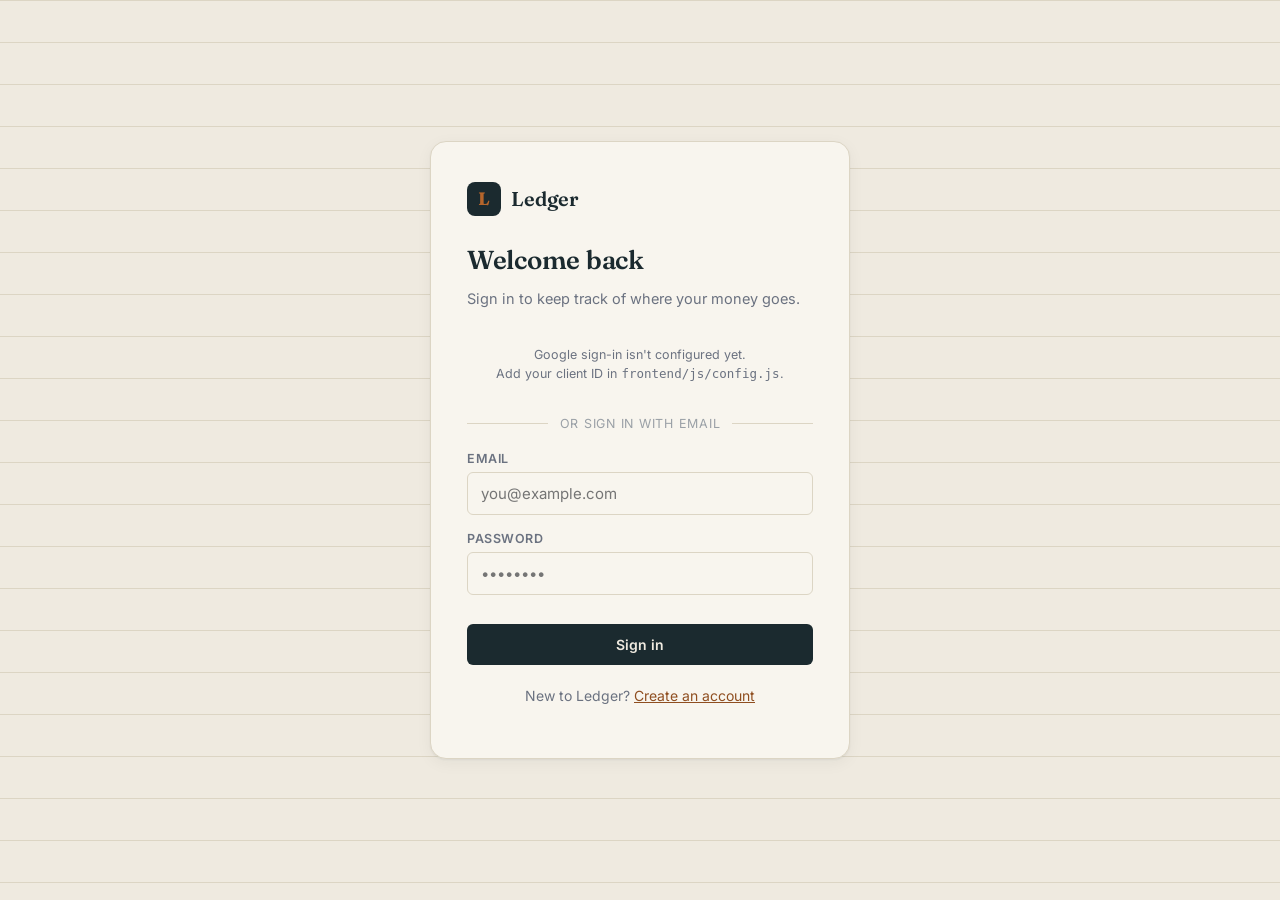
<file: frontend/index.html>
<!DOCTYPE html>
<html lang="en">
<head>
<meta charset="UTF-8" />
<meta name="viewport" content="width=device-width, initial-scale=1.0" />
<title>Ledger — Expense Tracker</title>
<script>document.documentElement.setAttribute("data-theme", localStorage.getItem("ledger_theme") || "light");</script>
<link rel="stylesheet" href="css/style.css" />
<script src="js/vendor/chart.umd.min.js"></script>
</head>
<body>

<div class="mobile-topbar">
  <button id="mobile-menu-btn" aria-label="Open menu">☰</button>
  <div class="name" style="font-family:var(--font-display);font-size:17px;">Ledger</div>
  <div style="width:22px;"></div>
</div>

<div class="app-shell">
  <aside class="sidebar" id="sidebar">
    <div class="brand">
      <div class="mark">L</div>
      <div class="name">Ledger</div>
    </div>

    <nav>
      <button class="nav-item active" data-view="dashboard">
        <svg viewBox="0 0 24 24" fill="none" stroke="currentColor" stroke-width="1.8"><rect x="3" y="3" width="7" height="9" rx="1.5"/><rect x="14" y="3" width="7" height="5" rx="1.5"/><rect x="14" y="12" width="7" height="9" rx="1.5"/><rect x="3" y="16" width="7" height="5" rx="1.5"/></svg>
        Dashboard
      </button>
      <button class="nav-item" data-view="expenses">
        <svg viewBox="0 0 24 24" fill="none" stroke="currentColor" stroke-width="1.8"><path d="M4 6h16M4 12h16M4 18h10"/></svg>
        Expenses
      </button>
      <button class="nav-item" data-view="categories">
        <svg viewBox="0 0 24 24" fill="none" stroke="currentColor" stroke-width="1.8"><path d="M20.6 12.6 12 21.2a2 2 0 0 1-2.8 0l-7.4-7.4a2 2 0 0 1 0-2.8L10.4 2.4A2 2 0 0 1 12 2h6.6A2.4 2.4 0 0 1 21 4.4V11a2 2 0 0 1-.4 1.6Z"/><circle cx="15" cy="8" r="1.5"/></svg>
        Categories
      </button>
      <button class="nav-item" data-view="budgets">
        <svg viewBox="0 0 24 24" fill="none" stroke="currentColor" stroke-width="1.8"><path d="M12 2v20M17 5.5a5 5 0 0 0-5-1.5c-2.8 0-5 1.6-5 4s2.2 3.6 5 4 5 1.6 5 4-2.2 4-5 4a5 5 0 0 1-5-1.5"/></svg>
        Budgets
      </button>
      <button class="nav-item" data-view="settings">
        <svg viewBox="0 0 24 24" fill="none" stroke="currentColor" stroke-width="1.8"><circle cx="12" cy="12" r="3"/><path d="M19.4 15a1.65 1.65 0 0 0 .33 1.82l.06.06a2 2 0 1 1-2.83 2.83l-.06-.06a1.65 1.65 0 0 0-1.82-.33 1.65 1.65 0 0 0-1 1.51V21a2 2 0 0 1-4 0v-.09A1.65 1.65 0 0 0 9 19.4a1.65 1.65 0 0 0-1.82.33l-.06.06a2 2 0 1 1-2.83-2.83l.06-.06A1.65 1.65 0 0 0 4.68 15 1.65 1.65 0 0 0 3.17 14H3a2 2 0 0 1 0-4h.09A1.65 1.65 0 0 0 4.6 9a1.65 1.65 0 0 0-.33-1.82l-.06-.06a2 2 0 1 1 2.83-2.83l.06.06A1.65 1.65 0 0 0 9 4.6a1.65 1.65 0 0 0 1-1.51V3a2 2 0 0 1 4 0v.09a1.65 1.65 0 0 0 1 1.51 1.65 1.65 0 0 0 1.82-.33l.06-.06a2 2 0 1 1 2.83 2.83l-.06.06A1.65 1.65 0 0 0 19.4 9c.14.5.5.9.99 1.09.28.1.58.15.88.15H21a2 2 0 0 1 0 4h-.09c-.3 0-.6.05-.88.15-.49.19-.85.59-1 .09Z"/></svg>
        Settings
      </button>
    </nav>

    <div class="sidebar-foot">
      <div class="user-chip">
        <img id="user-avatar-img" class="hidden" alt="" />
        <div id="user-avatar-fallback" class="avatar-fallback">?</div>
        <div class="who">
          <div class="name" id="user-name">—</div>
          <div class="email" id="user-email">—</div>
        </div>
      </div>
      <button class="logout-link" id="logout-btn">Sign out</button>
    </div>
  </aside>

  <main class="main">

    <!-- ============ DASHBOARD VIEW ============ -->
    <section class="view active" id="view-dashboard">
      <div class="page-head">
        <div>
          <h1>Good to see you, <span id="greeting-name">there</span></h1>
          <div class="sub" id="dashboard-date"></div>
        </div>
        <div style="display:flex; gap:10px;">
          <button class="btn btn-ghost" id="open-scan-dash">📷 Scan receipt</button>
          <button class="btn btn-copper" id="open-add-expense-dash">+ Add expense</button>
        </div>
      </div>

      <div class="stat-grid">
        <div class="card stat-card">
          <div class="eyebrow">Today</div>
          <div class="value" id="stat-today">—</div>
        </div>
        <div class="card stat-card">
          <div class="eyebrow">This week</div>
          <div class="value" id="stat-week">—</div>
        </div>
        <div class="card stat-card">
          <div class="eyebrow">This month</div>
          <div class="value" id="stat-month">—</div>
          <div class="delta" id="stat-month-delta"></div>
        </div>
        <div class="card stat-card">
          <div class="eyebrow">Monthly budget left</div>
          <div class="value" id="stat-budget">—</div>
        </div>
      </div>

      <div class="charts-row">
        <div class="card chart-card">
          <h3>Spending trend</h3>
          <div class="sub">Last 6 months</div>
          <canvas id="chart-monthly" height="230"></canvas>
        </div>
        <div class="card chart-card">
          <h3>This month by category</h3>
          <div class="sub" id="donut-sub"></div>
          <canvas id="chart-category" height="230"></canvas>
        </div>
      </div>

      <div class="ledger">
        <div class="ledger-toolbar">
          <strong style="font-size:14.5px;">Recent expenses</strong>
          <div class="spacer"></div>
          <button class="btn btn-ghost btn-sm" data-goto="expenses">View all</button>
        </div>
        <div class="table-scroll">
          <table class="ledger-table">
            <thead>
              <tr><th>Date</th><th>Description</th><th>Category</th><th style="text-align:right;">Amount</th></tr>
            </thead>
            <tbody id="recent-expenses-body"></tbody>
          </table>
        </div>
        <div id="recent-empty" class="empty-state hidden">
          <div class="glyph">🧾</div>
          <h3>No expenses yet</h3>
          <p>Add your first expense to see it here.</p>
        </div>
      </div>
    </section>

    <!-- ============ EXPENSES VIEW ============ -->
    <section class="view" id="view-expenses">
      <div class="page-head">
        <div>
          <h1>Expenses</h1>
          <div class="sub">Every entry, filterable and sortable.</div>
        </div>
        <div style="display:flex; gap:10px;">
          <select id="export-format" title="Export format">
            <option value="csv">CSV</option>
            <option value="pdf">PDF</option>
          </select>
          <button class="btn btn-ghost" id="export-csv-btn">Export</button>
          <button class="btn btn-ghost" id="open-scan-list">📷 Scan receipt</button>
          <button class="btn btn-copper" id="open-add-expense-list">+ Add expense</button>
        </div>
      </div>

      <div class="ledger">
        <div class="ledger-toolbar">
          <input type="text" class="search" id="filter-search" placeholder="Search description or notes…" />
          <select id="filter-category"><option value="">All categories</option></select>
          <input type="date" id="filter-from" title="From" />
          <input type="date" id="filter-to" title="To" />
          <select id="filter-sort">
            <option value="date-desc">Newest first</option>
            <option value="date-asc">Oldest first</option>
            <option value="amount-desc">Highest amount</option>
            <option value="amount-asc">Lowest amount</option>
          </select>
        </div>
        <div class="table-scroll">
          <table class="ledger-table">
            <thead>
              <tr><th>Date</th><th>Description</th><th>Category</th><th>Payment</th><th style="text-align:right;">Amount</th><th></th></tr>
            </thead>
            <tbody id="expenses-body"></tbody>
          </table>
        </div>
        <div id="expenses-empty" class="empty-state hidden">
          <div class="glyph">🧾</div>
          <h3>No matching expenses</h3>
          <p>Try adjusting your filters, or add a new expense.</p>
        </div>
        <div class="pagination">
          <span id="pagination-info">—</span>
          <div class="controls">
            <button class="btn btn-ghost btn-sm" id="prev-page">Previous</button>
            <button class="btn btn-ghost btn-sm" id="next-page">Next</button>
          </div>
        </div>
      </div>
    </section>

    <!-- ============ CATEGORIES VIEW ============ -->
    <section class="view" id="view-categories">
      <div class="page-head">
        <div>
          <h1>Categories</h1>
          <div class="sub">Organize spending into groups that make sense to you.</div>
        </div>
        <button class="btn btn-copper" id="open-add-category">+ New category</button>
      </div>
      <div class="category-grid" id="category-grid"></div>
    </section>

    <!-- ============ BUDGETS VIEW ============ -->
    <section class="view" id="view-budgets">
      <div class="page-head">
        <div>
          <h1>Budgets</h1>
          <div class="sub">Set a monthly limit per category and watch your progress.</div>
        </div>
        <button class="btn btn-copper" id="open-add-budget">+ Set budget</button>
      </div>
      <div class="card" style="padding:20px 24px;">
        <div id="budgets-list"></div>
        <div id="budgets-empty" class="empty-state hidden">
          <div class="glyph">🎯</div>
          <h3>No budgets set</h3>
          <p>Set a monthly limit for a category to start tracking progress.</p>
        </div>
      </div>
    </section>

    <!-- ============ SETTINGS VIEW ============ -->
    <section class="view" id="view-settings">
      <div class="page-head">
        <div>
          <h1>Settings</h1>
          <div class="sub">Your profile and preferences.</div>
        </div>
      </div>

      <div class="settings-grid">
        <div class="card settings-card">
          <h3>Profile</h3>
          <form id="profile-form">
            <div class="field">
              <label for="settings-name">Full name</label>
              <input id="settings-name" type="text" />
            </div>
            <div class="field">
              <label for="settings-email">Email</label>
              <input id="settings-email" type="email" disabled />
            </div>
            <div class="field-row">
              <div class="field">
                <label for="settings-currency">Currency</label>
                <select id="settings-currency">
                  <option value="EUR">EUR (€)</option>
                  <option value="USD">USD ($)</option>
                  <option value="GBP">GBP (£)</option>
                  <option value="BDT">BDT (৳)</option>
                  <option value="INR">INR (₹)</option>
                  <option value="JPY">JPY (¥)</option>
                </select>
              </div>
              <div class="field">
                <label for="settings-budget">Monthly budget</label>
                <input id="settings-budget" type="number" min="0" step="0.01" placeholder="0.00" />
              </div>
            </div>
            <button type="submit" class="btn btn-primary">Save changes</button>
          </form>
        </div>

        <div class="card settings-card">
          <h3>Password</h3>
          <p class="sub" style="margin-bottom:14px;" id="password-hint">Change the password used to sign in.</p>
          <form id="password-form">
            <div class="field">
              <label for="current-password">Current password</label>
              <input id="current-password" type="password" autocomplete="current-password" />
            </div>
            <div class="field">
              <label for="new-password">New password</label>
              <input id="new-password" type="password" autocomplete="new-password" />
            </div>
            <div class="error-text" id="password-error"></div>
            <button type="submit" class="btn btn-ghost">Update password</button>
          </form>
        </div>

        <div class="card settings-card">
          <h3>Appearance</h3>
          <p class="sub" style="margin-bottom:14px;">Choose a color theme for Ledger.</p>
          <select id="theme-select">
            <option value="light">Paper (Light)</option>
            <option value="dark">Midnight (Dark)</option>
            <option value="slate">Slate</option>
          </select>
        </div>

        <div class="card settings-card">
          <h3>Export your data</h3>
          <p class="sub" style="margin-bottom:14px;">Download every expense as a CSV or PDF file.</p>
          <div style="display:flex; gap:10px;">
            <select id="settings-export-format" title="Export format">
              <option value="csv">CSV</option>
              <option value="pdf">PDF</option>
            </select>
            <button class="btn btn-ghost" id="settings-export-btn">Export all expenses</button>
          </div>
        </div>

        <div class="card settings-card">
          <h3>Account</h3>
          <p class="sub" style="margin-bottom:14px;">Sign out of Ledger on this device.</p>
          <button class="btn btn-danger" id="settings-logout-btn">Sign out</button>
        </div>
      </div>
    </section>

  </main>
</div>

<!-- ============ SCAN RECEIPT MODAL ============ -->
<div class="modal-overlay" id="scan-modal-overlay">
  <div class="modal">
    <div class="modal-head">
      <h2>Scan receipt</h2>
      <button class="modal-close" data-close-modal="scan-modal-overlay">×</button>
    </div>
    <p class="scan-hint">Take a photo or upload an image/PDF of a receipt — amount, date, merchant, and category will be read automatically. You'll get a chance to review before saving.</p>
    <div class="modal-actions" style="margin-top:0;">
      <button type="button" class="btn btn-ghost" id="scan-take-photo-btn">📷 Take photo</button>
      <button type="button" class="btn btn-copper" id="scan-upload-btn">⬆ Upload file</button>
    </div>
    <div class="scan-status hidden" id="scan-status"><span class="spinner spinner-copper"></span> Reading receipt…</div>
    <div class="error-text" id="scan-error"></div>
  </div>
</div>
<input type="file" id="scan-camera-input" accept="image/*" capture="environment" class="hidden" />
<input type="file" id="scan-upload-input" accept="image/*,application/pdf" class="hidden" />

<!-- ============ EXPENSE MODAL ============ -->
<div class="modal-overlay" id="expense-modal-overlay">
  <div class="modal">
    <div class="modal-head">
      <h2 id="expense-modal-title">Add expense</h2>
      <button class="modal-close" data-close-modal="expense-modal-overlay">×</button>
    </div>
    <div class="scan-hint hidden" id="expense-scan-banner" style="background:rgba(181,101,43,0.1); border-radius:var(--radius-sm); padding:10px 14px; margin-bottom:16px;">🧾 Filled in from your receipt scan — please double-check before saving.</div>
    <form id="expense-form">
      <input type="hidden" id="expense-id" />
      <div class="field-row">
        <div class="field">
          <label for="expense-amount">Amount</label>
          <input id="expense-amount" type="number" min="0.01" step="0.01" required placeholder="0.00" />
        </div>
        <div class="field">
          <label for="expense-date">Date</label>
          <input id="expense-date" type="date" required />
        </div>
      </div>
      <div class="field">
        <label for="expense-description">Description</label>
        <input id="expense-description" type="text" placeholder="e.g. Weekly groceries" />
      </div>
      <div class="field">
        <label>Category</label>
        <div class="chip-picker" id="expense-category-picker"></div>
      </div>
      <div class="field-row">
        <div class="field">
          <label for="expense-payment">Payment method</label>
          <select id="expense-payment">
            <option value="cash">Cash</option>
            <option value="card">Card</option>
            <option value="bank_transfer">Bank transfer</option>
            <option value="mobile_wallet">Mobile wallet</option>
            <option value="other">Other</option>
          </select>
        </div>
        <div class="field">
          <label for="expense-recurring">Recurring</label>
          <select id="expense-recurring">
            <option value="false">No</option>
            <option value="true">Yes</option>
          </select>
        </div>
      </div>
      <div class="field">
        <label for="expense-notes">Notes (optional)</label>
        <textarea id="expense-notes" placeholder="Any extra detail…"></textarea>
      </div>
      <div class="error-text" id="expense-error"></div>
      <div class="modal-actions">
        <button type="button" class="btn btn-ghost" data-close-modal="expense-modal-overlay">Cancel</button>
        <button type="submit" class="btn btn-copper" id="expense-submit-btn">Save expense</button>
      </div>
    </form>
  </div>
</div>

<!-- ============ CATEGORY MODAL ============ -->
<div class="modal-overlay" id="category-modal-overlay">
  <div class="modal">
    <div class="modal-head">
      <h2 id="category-modal-title">New category</h2>
      <button class="modal-close" data-close-modal="category-modal-overlay">×</button>
    </div>
    <form id="category-form">
      <input type="hidden" id="category-id" />
      <div class="field">
        <label for="category-name">Name</label>
        <input id="category-name" type="text" required placeholder="e.g. Pet care" />
      </div>
      <div class="field">
        <label for="category-color">Color</label>
        <input id="category-color" type="color" value="#B5652B" style="height:44px; padding:4px;" />
      </div>
      <div class="error-text" id="category-error"></div>
      <div class="modal-actions">
        <button type="button" class="btn btn-ghost" data-close-modal="category-modal-overlay">Cancel</button>
        <button type="submit" class="btn btn-copper">Save category</button>
      </div>
    </form>
  </div>
</div>

<!-- ============ BUDGET MODAL ============ -->
<div class="modal-overlay" id="budget-modal-overlay">
  <div class="modal">
    <div class="modal-head">
      <h2>Set category budget</h2>
      <button class="modal-close" data-close-modal="budget-modal-overlay">×</button>
    </div>
    <form id="budget-form">
      <div class="field">
        <label for="budget-category">Category</label>
        <select id="budget-category" required></select>
      </div>
      <div class="field">
        <label for="budget-amount">Monthly limit</label>
        <input id="budget-amount" type="number" min="0.01" step="0.01" required placeholder="0.00" />
      </div>
      <div class="error-text" id="budget-error"></div>
      <div class="modal-actions">
        <button type="button" class="btn btn-ghost" data-close-modal="budget-modal-overlay">Cancel</button>
        <button type="submit" class="btn btn-copper">Save budget</button>
      </div>
    </form>
  </div>
</div>

<script src="js/config.js"></script>
<script src="js/api.js"></script>
<script src="js/utils.js"></script>
<script src="js/charts.js"></script>
<script src="js/app.js"></script>
</body>
</html>
</file>
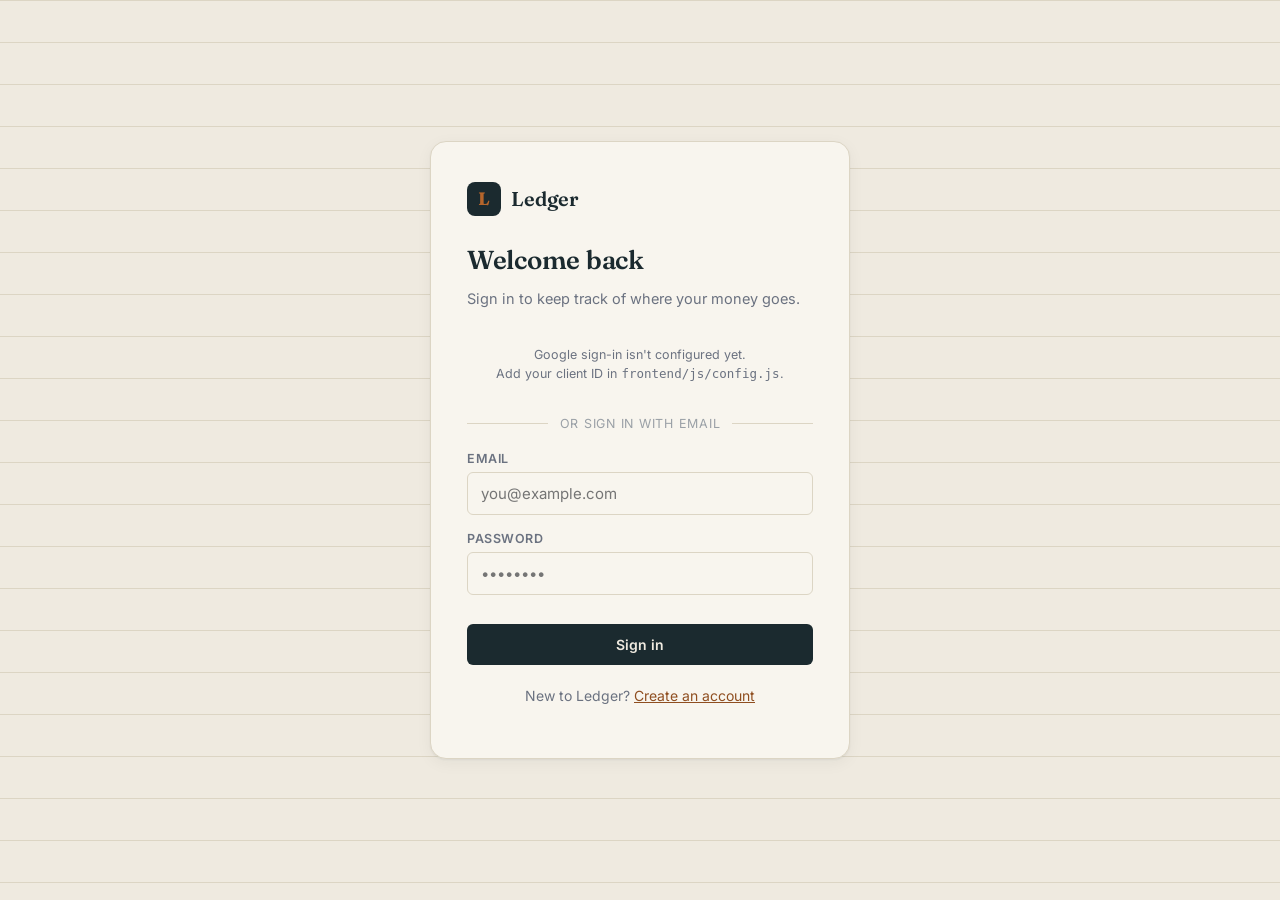
<file: frontend/login.html>
<!DOCTYPE html>
<html lang="en">
<head>
<meta charset="UTF-8" />
<meta name="viewport" content="width=device-width, initial-scale=1.0" />
<title>Sign in — Ledger</title>
<script>document.documentElement.setAttribute("data-theme", localStorage.getItem("ledger_theme") || "light");</script>
<link rel="stylesheet" href="css/style.css" />
<script src="https://accounts.google.com/gsi/client" async defer></script>
</head>
<body>
  <div class="auth-shell">
    <div class="auth-card">
      <div class="auth-brand">
        <div class="mark">L</div>
        <div class="name">Ledger</div>
      </div>

      <h1>Welcome back</h1>
      <p class="auth-sub">Sign in to keep track of where your money goes.</p>

      <div id="google-btn-container"></div>
      <div class="divider">or sign in with email</div>

      <form id="login-form" novalidate>
        <div class="field">
          <label for="login-email">Email</label>
          <input id="login-email" type="email" required autocomplete="email" placeholder="you@example.com" />
        </div>
        <div class="field">
          <label for="login-password">Password</label>
          <input id="login-password" type="password" required autocomplete="current-password" placeholder="••••••••" />
        </div>
        <div class="error-text" id="login-error"></div>
        <button type="submit" id="login-submit" class="btn btn-primary btn-block">Sign in</button>
      </form>

      <p class="auth-foot">New to Ledger? <a href="signup.html">Create an account</a></p>
    </div>
  </div>

  <script src="js/config.js"></script>
  <script src="js/api.js"></script>
  <script src="js/utils.js"></script>
  <script src="js/auth.js"></script>
</body>
</html>
</file>
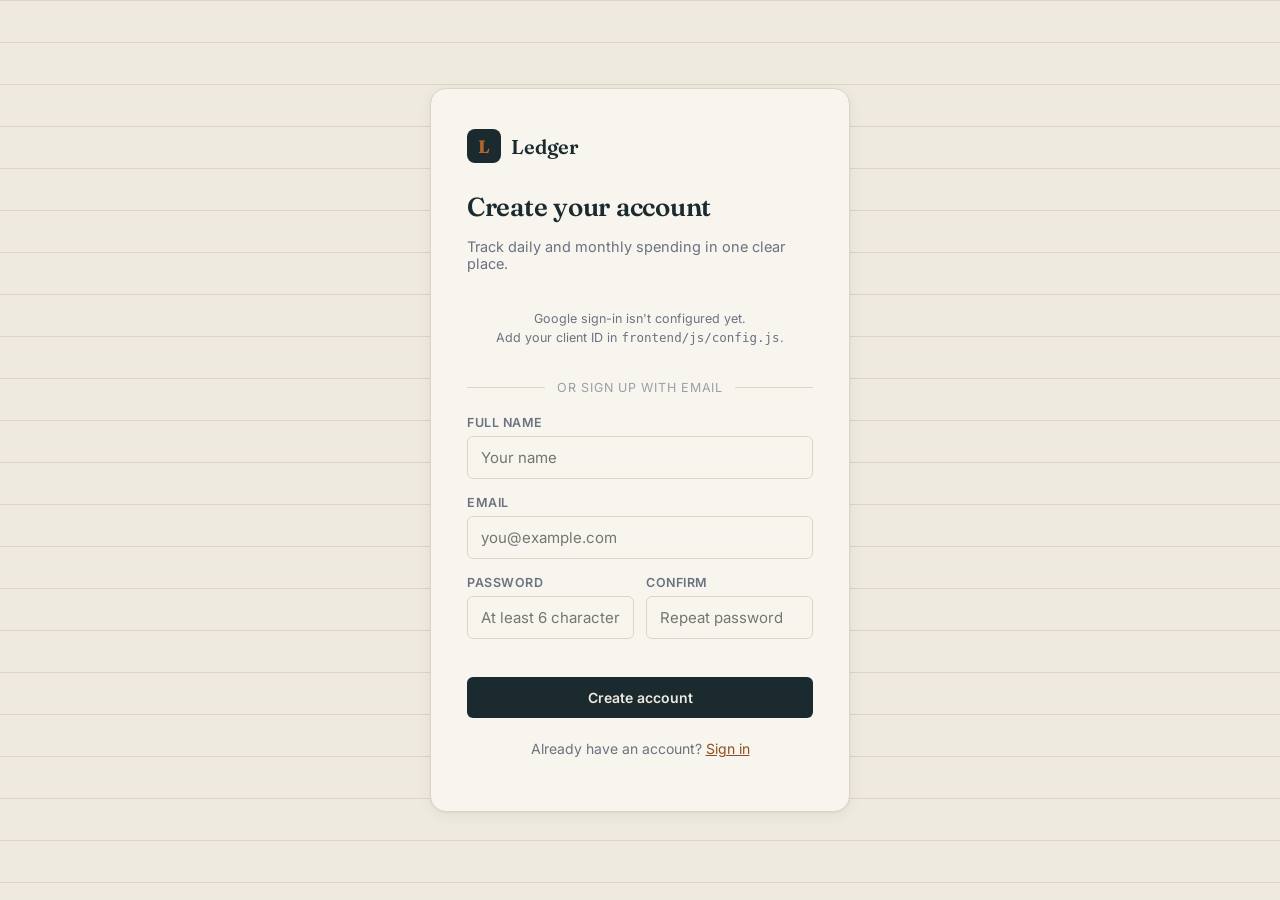
<file: frontend/signup.html>
<!DOCTYPE html>
<html lang="en">
<head>
<meta charset="UTF-8" />
<meta name="viewport" content="width=device-width, initial-scale=1.0" />
<title>Create account — Ledger</title>
<script>document.documentElement.setAttribute("data-theme", localStorage.getItem("ledger_theme") || "light");</script>
<link rel="stylesheet" href="css/style.css" />
<script src="https://accounts.google.com/gsi/client" async defer></script>
</head>
<body>
  <div class="auth-shell">
    <div class="auth-card">
      <div class="auth-brand">
        <div class="mark">L</div>
        <div class="name">Ledger</div>
      </div>

      <h1>Create your account</h1>
      <p class="auth-sub">Track daily and monthly spending in one clear place.</p>

      <div id="google-btn-container"></div>
      <div class="divider">or sign up with email</div>

      <form id="signup-form" novalidate>
        <div class="field">
          <label for="signup-name">Full name</label>
          <input id="signup-name" type="text" required autocomplete="name" placeholder="Your name" />
        </div>
        <div class="field">
          <label for="signup-email">Email</label>
          <input id="signup-email" type="email" required autocomplete="email" placeholder="you@example.com" />
        </div>
        <div class="field-row">
          <div class="field">
            <label for="signup-password">Password</label>
            <input id="signup-password" type="password" required autocomplete="new-password" placeholder="At least 6 characters" />
          </div>
          <div class="field">
            <label for="signup-confirm">Confirm</label>
            <input id="signup-confirm" type="password" required autocomplete="new-password" placeholder="Repeat password" />
          </div>
        </div>
        <div class="error-text" id="signup-error"></div>
        <button type="submit" id="signup-submit" class="btn btn-primary btn-block">Create account</button>
      </form>

      <p class="auth-foot">Already have an account? <a href="login.html">Sign in</a></p>
    </div>
  </div>

  <script src="js/config.js"></script>
  <script src="js/api.js"></script>
  <script src="js/utils.js"></script>
  <script src="js/auth.js"></script>
</body>
</html>
</file>
<file: frontend/css/style.css>
/* ============================================================
   Ledger — design tokens
   Ink #1B2A2F · Paper #EFEAE0 · Copper #B5652B
   Moss #5B7B5B (positive/under budget) · Brick #A63D40 (over budget)
   Slate #6B7280 (utility text)
   Display: Fraunces · Body: Inter · Data: IBM Plex Mono
   ============================================================ */

@import url('https://fonts.googleapis.com/css2?family=Fraunces:ital,opsz,wght@0,9..144,400;0,9..144,500;0,9..144,600;0,9..144,700;1,9..144,500&family=Inter:wght@400;500;600;700&family=IBM+Plex+Mono:wght@400;500;600&display=swap');

:root {
  /* Permanent dark chrome (sidebar / primary buttons / topbar) — stays
     constant across themes, only the page surfaces below switch. */
  --ink: #1B2A2F;
  --ink-soft: #2C3E44;
  --chrome-text: #EFEAE0;

  /* Page surfaces + default text — these are what themes override. */
  --paper: #EFEAE0;
  --paper-raised: #F8F5EE;
  --paper-line: #DCD5C4;
  --text: #1B2A2F;
  --slate: #6B7280;
  --slate-light: #9AA0A6;

  --copper: #B5652B;
  --copper-dark: #8F4E20;
  --moss: #5B7B5B;
  --brick: #A63D40;

  --font-display: 'Fraunces', Georgia, serif;
  --font-body: 'Inter', -apple-system, BlinkMacSystemFont, sans-serif;
  --font-mono: 'IBM Plex Mono', 'SF Mono', Consolas, monospace;

  --radius-sm: 6px;
  --radius-md: 10px;
  --radius-lg: 16px;
  --shadow-card: 0 1px 2px rgba(27,42,47,0.06), 0 4px 16px rgba(27,42,47,0.05);
  --shadow-pop: 0 8px 30px rgba(27,42,47,0.18);
}

/* Midnight — dark theme */
[data-theme="dark"] {
  --paper: #121B21;
  --paper-raised: #1B262C;
  --paper-line: #2C3A40;
  --text: #ECE7DD;
  --slate: #98A2A8;
  --slate-light: #6C7780;
  --copper-dark: #D98A4F;
  --moss: #7FA57F;
  --brick: #D97A7D;
  --shadow-card: 0 1px 2px rgba(0,0,0,0.25), 0 4px 16px rgba(0,0,0,0.2);
  --shadow-pop: 0 8px 30px rgba(0,0,0,0.45);
}

/* Slate — cool, neutral light theme */
[data-theme="slate"] {
  --paper: #EEF1F4;
  --paper-raised: #FFFFFF;
  --paper-line: #DCE1E7;
  --text: #1B2430;
  --slate: #5B6470;
  --slate-light: #8A93A0;
}

* { box-sizing: border-box; }

html, body {
  margin: 0;
  padding: 0;
  background: var(--paper);
  color: var(--text);
  font-family: var(--font-body);
  -webkit-font-smoothing: antialiased;
}

body {
  min-height: 100vh;
  background-image:
    linear-gradient(var(--paper-line) 1px, transparent 1px);
  background-size: 100% 42px;
  background-attachment: local;
}

h1, h2, h3, .display {
  font-family: var(--font-display);
  font-weight: 600;
  letter-spacing: -0.01em;
  color: var(--text);
  margin: 0;
}

.mono, .amount, input[type="number"], .num {
  font-family: var(--font-mono);
  font-variant-numeric: tabular-nums;
}

a { color: var(--copper-dark); }

button { font-family: var(--font-body); cursor: pointer; }

::selection { background: var(--copper); color: var(--chrome-text); }

/* Scrollbar */
::-webkit-scrollbar { width: 10px; height: 10px; }
::-webkit-scrollbar-thumb { background: var(--paper-line); border-radius: 10px; }
::-webkit-scrollbar-track { background: transparent; }

/* ---------------- Buttons ---------------- */
.btn {
  display: inline-flex;
  align-items: center;
  justify-content: center;
  gap: 8px;
  padding: 11px 20px;
  border-radius: var(--radius-sm);
  border: 1px solid transparent;
  font-weight: 600;
  font-size: 14px;
  transition: transform .12s ease, box-shadow .12s ease, background-color .12s ease;
}
.btn:active { transform: translateY(1px); }

.btn-primary {
  background: var(--ink);
  color: var(--chrome-text);
}
.btn-primary:hover { background: var(--ink-soft); }

.btn-copper {
  background: var(--copper);
  color: #fff;
}
.btn-copper:hover { background: var(--copper-dark); }

.btn-ghost {
  background: transparent;
  color: var(--text);
  border-color: var(--paper-line);
}
.btn-ghost:hover { background: var(--paper-raised); }

.btn-danger {
  background: transparent;
  color: var(--brick);
  border-color: rgba(166,61,64,0.35);
}
.btn-danger:hover { background: rgba(166,61,64,0.08); }

.btn-block { width: 100%; }
.btn-sm { padding: 7px 12px; font-size: 13px; }
.btn:disabled { opacity: .55; cursor: not-allowed; }

/* ---------------- Forms ---------------- */
label {
  display: block;
  font-size: 12.5px;
  font-weight: 600;
  color: var(--slate);
  text-transform: uppercase;
  letter-spacing: 0.04em;
  margin-bottom: 6px;
}

input, select, textarea {
  width: 100%;
  padding: 11px 13px;
  border: 1px solid var(--paper-line);
  border-radius: var(--radius-sm);
  background: var(--paper-raised);
  color: var(--text);
  font-size: 15px;
  font-family: var(--font-body);
  transition: border-color .12s ease, box-shadow .12s ease;
}
input:focus, select:focus, textarea:focus {
  outline: none;
  border-color: var(--copper);
  box-shadow: 0 0 0 3px rgba(181,101,43,0.15);
}
textarea { resize: vertical; min-height: 70px; }

.field { margin-bottom: 16px; }
.field-row { display: flex; gap: 12px; }
.field-row .field { flex: 1; }

.error-text {
  color: var(--brick);
  font-size: 13.5px;
  margin-top: 8px;
  min-height: 1em;
}

/* ---------------- Auth pages ---------------- */
.auth-shell {
  min-height: 100vh;
  display: flex;
  align-items: center;
  justify-content: center;
  padding: 24px;
}

.auth-card {
  width: 100%;
  max-width: 420px;
  background: var(--paper-raised);
  border: 1px solid var(--paper-line);
  border-radius: var(--radius-lg);
  padding: 40px 36px;
  box-shadow: var(--shadow-card);
}

.auth-brand {
  display: flex;
  align-items: center;
  gap: 10px;
  margin-bottom: 28px;
}
.auth-brand .mark {
  width: 34px; height: 34px;
  border-radius: 8px;
  background: var(--ink);
  color: var(--copper);
  display: flex; align-items: center; justify-content: center;
  font-family: var(--font-display);
  font-weight: 700;
  font-size: 18px;
}
.auth-brand .name { font-family: var(--font-display); font-size: 20px; font-weight: 600; }

.auth-card h1 { font-size: 26px; margin-bottom: 6px; }
.auth-sub { color: var(--slate); font-size: 14.5px; margin-bottom: 26px; }

.divider {
  display: flex; align-items: center; gap: 12px;
  color: var(--slate-light); font-size: 12.5px; text-transform: uppercase; letter-spacing: .06em;
  margin: 20px 0;
}
.divider::before, .divider::after {
  content: ''; flex: 1; height: 1px; background: var(--paper-line);
}

#google-btn-container { display: flex; justify-content: center; margin-bottom: 4px; }

.auth-foot { text-align: center; margin-top: 22px; font-size: 14px; color: var(--slate); }

/* ---------------- App shell ---------------- */
.app-shell { display: flex; min-height: 100vh; }

.sidebar {
  width: 236px;
  flex-shrink: 0;
  background: var(--ink);
  color: var(--chrome-text);
  display: flex;
  flex-direction: column;
  padding: 22px 16px;
  position: sticky;
  top: 0;
  height: 100vh;
}

.sidebar .brand {
  display: flex; align-items: center; gap: 10px;
  padding: 6px 8px 22px;
  border-bottom: 1px solid rgba(239,234,224,0.12);
  margin-bottom: 18px;
}
.sidebar .brand .mark {
  width: 30px; height: 30px; border-radius: 7px;
  background: var(--copper); color: var(--ink);
  display: flex; align-items: center; justify-content: center;
  font-family: var(--font-display); font-weight: 700;
}
.sidebar .brand .name { font-family: var(--font-display); font-size: 18px; font-weight: 600; }

.nav-item {
  display: flex; align-items: center; gap: 12px;
  padding: 11px 12px;
  border-radius: var(--radius-sm);
  color: rgba(239,234,224,0.75);
  font-size: 14.5px;
  font-weight: 500;
  margin-bottom: 3px;
  border: none;
  background: transparent;
  width: 100%;
  text-align: left;
}
.nav-item svg { width: 18px; height: 18px; flex-shrink: 0; }
.nav-item:hover { background: rgba(239,234,224,0.06); color: var(--chrome-text); }
.nav-item.active { background: rgba(181,101,43,0.22); color: var(--chrome-text); }

.sidebar-foot {
  margin-top: auto;
  padding-top: 16px;
  border-top: 1px solid rgba(239,234,224,0.12);
}
.user-chip {
  display: flex; align-items: center; gap: 10px;
  padding: 8px;
  border-radius: var(--radius-sm);
}
.user-chip img, .user-chip .avatar-fallback {
  width: 32px; height: 32px; border-radius: 50%;
  background: var(--copper); color: var(--ink);
  display: flex; align-items: center; justify-content: center;
  font-weight: 700; font-size: 13px; flex-shrink: 0;
  object-fit: cover;
}
.user-chip .who { min-width: 0; }
.user-chip .name { font-size: 13.5px; font-weight: 600; color: var(--chrome-text); white-space: nowrap; overflow: hidden; text-overflow: ellipsis; }
.user-chip .email { font-size: 11.5px; color: rgba(239,234,224,0.55); white-space: nowrap; overflow: hidden; text-overflow: ellipsis; }

.logout-link {
  display: block; margin-top: 10px; padding: 8px;
  font-size: 13px; color: rgba(239,234,224,0.6);
  border: none; background: none; width: 100%; text-align: left; border-radius: var(--radius-sm);
}
.logout-link:hover { color: var(--brick); background: rgba(239,234,224,0.06); }

.main {
  flex: 1;
  min-width: 0;
  padding: 30px 40px 60px;
}

.view { display: none; }
.view.active { display: block; }

.page-head {
  display: flex; align-items: baseline; justify-content: space-between;
  margin-bottom: 26px; flex-wrap: wrap; gap: 12px;
}
.page-head h1 { font-size: 28px; }
.page-head .sub { color: var(--slate); font-size: 14px; margin-top: 4px; }

/* ---------------- Cards / grid ---------------- */
.card {
  background: var(--paper-raised);
  border: 1px solid var(--paper-line);
  border-radius: var(--radius-lg);
  box-shadow: var(--shadow-card);
}

.stat-grid {
  display: grid;
  grid-template-columns: repeat(4, 1fr);
  gap: 16px;
  margin-bottom: 26px;
}
@media (max-width: 980px) { .stat-grid { grid-template-columns: repeat(2, 1fr); } }

.stat-card {
  padding: 20px 20px 18px;
  position: relative;
  overflow: hidden;
}
.stat-card .eyebrow {
  font-size: 11.5px; text-transform: uppercase; letter-spacing: .06em;
  color: var(--slate); font-weight: 600; margin-bottom: 10px;
}
.stat-card .value {
  font-family: var(--font-mono);
  font-size: 26px; font-weight: 600; letter-spacing: -0.01em;
}
.stat-card .value small { font-size: 14px; font-weight: 500; color: var(--slate); margin-left: 4px; }
.stat-card .delta { font-size: 12.5px; margin-top: 8px; font-weight: 600; }
.delta.up { color: var(--brick); }
.delta.down { color: var(--moss); }
.delta.flat { color: var(--slate); }

.stat-card::after {
  content: '';
  position: absolute; right: -18px; bottom: -18px;
  width: 90px; height: 90px; border-radius: 50%;
  background: var(--copper); opacity: 0.06;
}

.charts-row {
  display: grid;
  grid-template-columns: 1.4fr 1fr;
  gap: 16px;
  margin-bottom: 26px;
}
@media (max-width: 980px) { .charts-row { grid-template-columns: 1fr; } }

.chart-card { padding: 20px 22px 8px; }
.chart-card h3 { font-size: 16px; margin-bottom: 4px; }
.chart-card .sub { color: var(--slate); font-size: 13px; margin-bottom: 12px; }
.chart-card canvas { max-width: 100%; }

/* ---------------- Ledger table ---------------- */
.ledger {
  background: var(--paper-raised);
  border: 1px solid var(--paper-line);
  border-radius: var(--radius-lg);
  overflow: hidden;
}
.ledger-toolbar {
  display: flex; gap: 10px; align-items: center; flex-wrap: wrap;
  padding: 16px 20px;
  border-bottom: 1px solid var(--paper-line);
}
.ledger-toolbar input, .ledger-toolbar select { width: auto; min-width: 150px; }
.ledger-toolbar .search { flex: 1; min-width: 180px; }
.ledger-toolbar .spacer { flex: 1; }

.table-scroll { overflow-x: auto; -webkit-overflow-scrolling: touch; }
table.ledger-table { width: 100%; min-width: 560px; border-collapse: collapse; }
.ledger-table thead th {
  text-align: left;
  font-size: 11.5px; text-transform: uppercase; letter-spacing: .05em;
  color: var(--slate); font-weight: 600;
  padding: 12px 20px;
  border-bottom: 1px solid var(--paper-line);
  background: var(--paper);
}
.ledger-table tbody tr {
  border-bottom: 1px solid var(--paper-line);
  transition: background-color .1s ease;
}
.ledger-table tbody tr:last-child { border-bottom: none; }
.ledger-table tbody tr:hover { background: rgba(181,101,43,0.05); }
.ledger-table td { padding: 13px 20px; font-size: 14.5px; vertical-align: middle; }
.ledger-table td.amount { font-family: var(--font-mono); font-weight: 600; text-align: right; white-space: nowrap; }
.ledger-table td.actions { text-align: right; white-space: nowrap; }
.ledger-table td.actions button {
  background: none; border: none; color: var(--slate);
  padding: 4px 6px; border-radius: 6px;
}
.ledger-table td.actions button:hover { color: var(--text); background: var(--paper); }
.ledger-table td.actions button.danger:hover { color: var(--brick); }

.cat-pill {
  display: inline-flex; align-items: center; gap: 6px;
  padding: 4px 10px; border-radius: 100px;
  font-size: 12.5px; font-weight: 600;
  background: rgba(181,101,43,0.1);
  color: var(--text);
  white-space: nowrap;
}
.cat-pill .dot { width: 7px; height: 7px; border-radius: 50%; flex-shrink: 0; }

.empty-state {
  text-align: center; padding: 60px 20px; color: var(--slate);
}
.empty-state .glyph { font-size: 34px; margin-bottom: 10px; }
.empty-state h3 { color: var(--text); margin-bottom: 6px; font-size: 17px; }

.pagination {
  display: flex; align-items: center; justify-content: space-between;
  padding: 14px 20px; border-top: 1px solid var(--paper-line);
  font-size: 13px; color: var(--slate);
}
.pagination .controls { display: flex; gap: 8px; }

/* ---------------- Modal ---------------- */
.modal-overlay {
  position: fixed; inset: 0; background: rgba(27,42,47,0.45);
  display: none; align-items: flex-start; justify-content: center;
  padding: 6vh 20px; z-index: 100; overflow-y: auto;
  backdrop-filter: blur(2px);
}
.modal-overlay.active { display: flex; }
.modal {
  background: var(--paper-raised);
  border-radius: var(--radius-lg);
  width: 100%; max-width: 480px;
  padding: 28px 28px 24px;
  box-shadow: var(--shadow-pop);
  border: 1px solid var(--paper-line);
}
.modal-head {
  display: flex; align-items: center; justify-content: space-between;
  margin-bottom: 18px;
}
.modal-head h2 { font-size: 20px; }
.modal-close {
  background: none; border: none; color: var(--slate); font-size: 20px;
  width: 30px; height: 30px; border-radius: 50%;
}
.modal-close:hover { background: var(--paper); color: var(--text); }
.modal-actions { display: flex; gap: 10px; margin-top: 22px; }
.modal-actions .btn { flex: 1; }

/* Category chips picker */
.chip-picker { display: flex; flex-wrap: wrap; gap: 8px; }
.chip-picker .chip {
  display: inline-flex; align-items: center; gap: 7px;
  padding: 7px 13px; border-radius: 100px; font-size: 13.5px; font-weight: 600;
  border: 1.5px solid var(--paper-line); background: var(--paper-raised); color: var(--text);
}
.chip-picker .chip::before {
  content: ''; width: 8px; height: 8px; border-radius: 50%; background: var(--dot, var(--slate)); flex-shrink: 0;
}
.chip-picker .chip.selected { border-color: var(--copper); background: rgba(181,101,43,0.12); }

/* ---------------- Category management ---------------- */
.category-grid { display: grid; grid-template-columns: repeat(auto-fill, minmax(230px,1fr)); gap: 14px; }
.category-card {
  display: flex; align-items: center; gap: 12px;
  padding: 16px; border-radius: var(--radius-md);
  background: var(--paper-raised); border: 1px solid var(--paper-line);
}
.category-card .swatch { width: 34px; height: 34px; border-radius: 9px; flex-shrink: 0; }
.category-card .info { flex: 1; min-width: 0; }
.category-card .info .name { font-weight: 600; font-size: 14.5px; }
.category-card .info .spend { font-size: 12.5px; color: var(--slate); font-family: var(--font-mono); }
.category-card .cat-actions { display: flex; gap: 2px; }
.category-card .cat-actions button { background: none; border: none; color: var(--slate); padding: 5px; border-radius: 6px; }
.category-card .cat-actions button:hover { color: var(--text); background: var(--paper); }

/* ---------------- Budgets ---------------- */
.budget-row { padding: 14px 0; border-bottom: 1px solid var(--paper-line); }
.budget-row:last-child { border-bottom: none; }
.budget-row .top { display: flex; justify-content: space-between; margin-bottom: 8px; font-size: 14px; }
.budget-row .top .cat { font-weight: 600; display: flex; align-items: center; gap: 8px; }
.budget-row .top .figures { font-family: var(--font-mono); color: var(--slate); }
.budget-bar { height: 8px; border-radius: 100px; background: var(--paper-line); overflow: hidden; }
.budget-bar .fill { height: 100%; border-radius: 100px; background: var(--moss); transition: width .3s ease; }
.budget-bar .fill.over { background: var(--brick); }

/* ---------------- Settings ---------------- */
.settings-grid { display: grid; grid-template-columns: repeat(2, 1fr); gap: 18px; }
@media (max-width: 900px) { .settings-grid { grid-template-columns: 1fr; } }
.settings-card { padding: 22px 24px; }
.settings-card h3 { font-size: 16px; margin-bottom: 16px; }

.toast-stack {
  position: fixed; bottom: 24px; right: 24px; z-index: 200;
  display: flex; flex-direction: column; gap: 10px;
}
.toast {
  background: var(--ink); color: var(--chrome-text); padding: 13px 18px;
  border-radius: var(--radius-sm); font-size: 14px; box-shadow: var(--shadow-pop);
  border-left: 3px solid var(--copper);
  animation: toast-in .18s ease;
  max-width: 320px;
}
.toast.error { border-left-color: var(--brick); }
.toast.success { border-left-color: var(--moss); }
@keyframes toast-in { from { opacity: 0; transform: translateY(8px);} to {opacity: 1; transform: translateY(0);} }

.spinner {
  width: 18px; height: 18px; border-radius: 50%;
  border: 2px solid rgba(239,234,224,0.35); border-top-color: var(--chrome-text);
  animation: spin .7s linear infinite; display: inline-block;
}
.spinner.spinner-copper {
  border-color: var(--paper-line); border-top-color: var(--copper);
}
@keyframes spin { to { transform: rotate(360deg); } }

/* ---------------- Scan receipt ---------------- */
.scan-status { margin-top: 18px; text-align: center; color: var(--slate); font-size: 14px; display: flex; align-items: center; justify-content: center; gap: 10px; }
.scan-hint { color: var(--slate); font-size: 14px; margin-bottom: 18px; }

.hidden { display: none !important; }

.mobile-topbar { display: none; }
@media (max-width: 860px) {
  .app-shell { flex-direction: column; }
  .sidebar { display: none; }
  .sidebar.mobile-open { display: flex; position: fixed; z-index: 150; width: 240px; }
  .mobile-topbar {
    display: flex; align-items: center; justify-content: space-between;
    padding: 14px 18px; background: var(--ink); color: var(--chrome-text); position: sticky; top: 0; z-index: 90;
  }
  .mobile-topbar button { background: none; border: none; color: var(--chrome-text); font-size: 22px; }
  .main { padding: 20px; }
  .stat-grid { grid-template-columns: 1fr; }
}
</file>
